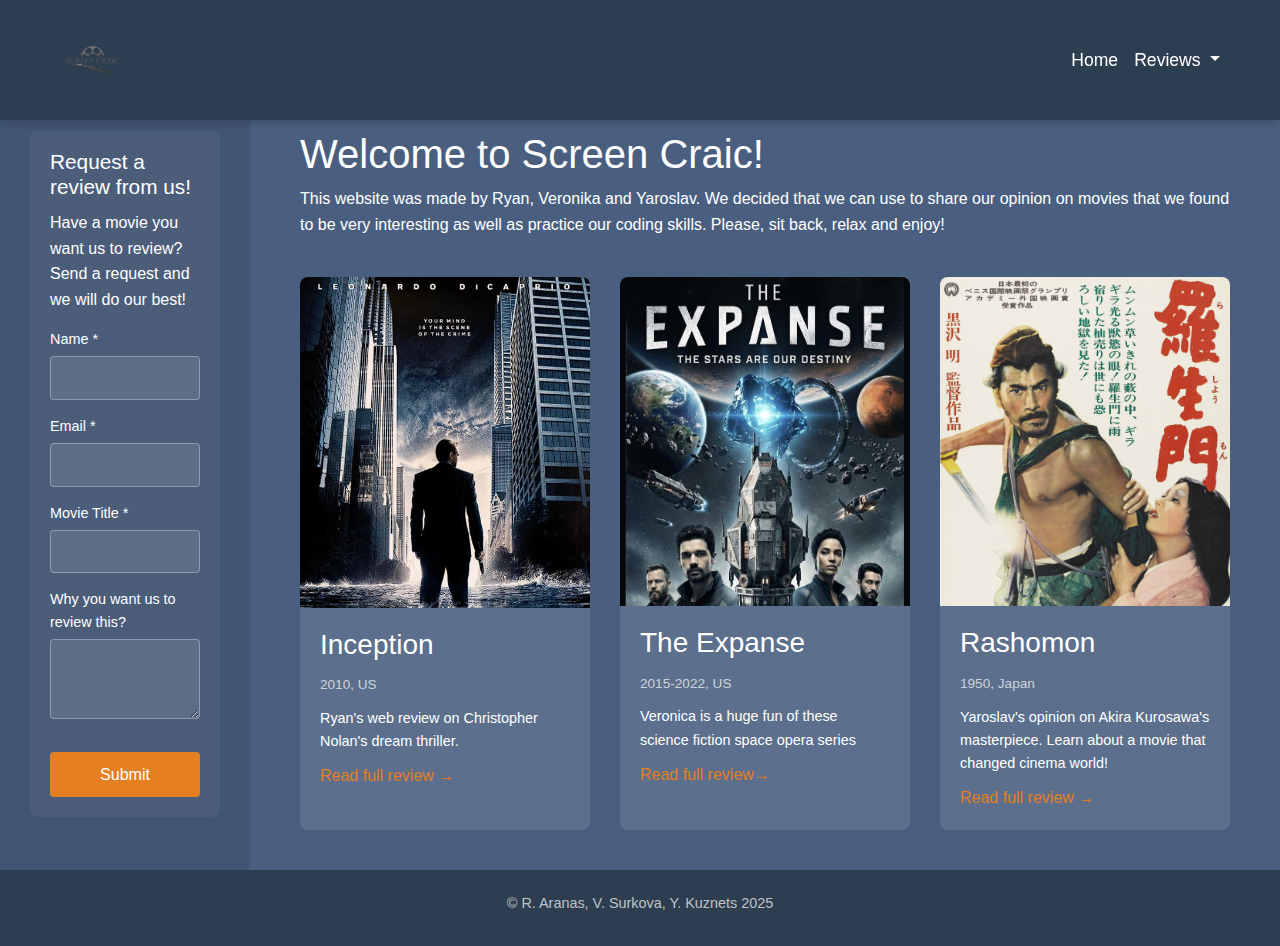
<file: index.html>
<!DOCTYPE html>
<html>
<head>
    <title>Screen Craic</title>
    <link href="https://cdn.jsdelivr.net/npm/bootstrap@5.3.2/dist/css/bootstrap.min.css" rel="stylesheet">
    <script src="https://cdn.jsdelivr.net/npm/bootstrap@5.3.2/dist/js/bootstrap.bundle.min.js"></script>
    <link rel="stylesheet" href="css/style-y.css"/>
    <script src="https://code.jquery.com/jquery-3.6.0.min.js"></script>
    <script src="js/script-y.js"></script>
</head>
<body>
    <nav class="navbar navbar-expand-md navbar-dark fixed-top" id="header">
        <div class="container-fluid">
            <a class="navbar-brand" href="index.html" id="header1">
                <img src="assets/screen-craic.png" alt="Screen Craic Logo">
            </a>
            <button class="navbar-toggler" type="button" data-bs-toggle="collapse" data-bs-target="#navbarNav">
                <span class="navbar-toggler-icon"></span>
            </button>
            <div class="collapse navbar-collapse" id="navbarNav">
                <ul class="navbar-nav ms-auto" id="header2">
                    <li class="nav-item">
                        <a class="nav-link" href="index.html">Home</a>
                    </li>
                    <li class="nav-item dropdown">
                        <a class="nav-link dropdown-toggle" href="#reviews" role="button" data-bs-toggle="dropdown">
                            Reviews
                        </a>
                        <ul class="dropdown-menu dropdown-menu-dark">
                            <li><a class="dropdown-item" href="movies/movie_ryan.html">Inception</a></li>
                            <li><a class="dropdown-item" href="movies/movie-v.html">The Expanse</a></li>
                            <li><a class="dropdown-item" href="movies/movie-y.html">Rashomon</a></li>
                        </ul>
                    </li>
                </ul>
            </div>
        </div>
    </nav>
    
    <div id="main">
        <div id="sidebar">
            <div class="request-section">
                <h2>Request a review from us!</h2>
                <p>Have a movie you want us to review? Send a request and we will do our best!</p>
                <form id="requestForm" novalidate>
                    <div class="form-group">
                        <label for="name">Name *</label>
                        <input type="text" id="name" name="name" required>
                        <span class="error-message" id="nameError">Enter your name</span>
                    </div>
                    <div class="form-group">
                        <label for="email">Email *</label>
                        <input type="email" id="email" name="email" required>
                        <span class="error-message" id="emailError">Valid email required</span>
                    </div>
                    <div class="form-group">
                        <label for="movieTitle">Movie Title *</label>
                        <input type="text" id="movieTitle" name="movieTitle" required>
                        <span class="error-message" id="movieError">Enter a title</span>
                    </div>
                    <div class="form-group">
                        <label for="reason">Why you want us to review this?</label>
                        <textarea id="reason" name="reason"></textarea>
                    </div>
                    <button type="submit" class="submit-btn">Submit</button>
                    
                    <div class="success-message" id="successMessage" style="display: none;">
                        Thanks! We will consider your request.
                    </div>
                </form>
            </div>
        </div>
        
        <div id="content">
            <h1>
                Welcome to Screen Craic!
            </h1>
            <p>
                This website was made by Ryan, Veronika and Yaroslav. We decided that we can use to share our opinion on movies
                that we found to be very interesting as well as practice our coding skills. Please, sit back, relax and enjoy!
            </p>

            <div class="movie-grid">
                <div class="movie-box">
                    <img src="assets/r-inceptionPoster2.jpg" alt="Movie 1">
                    <div class="movie-details">
                        <h3>Inception</h3>
                        <span class="year">2010, US</span>
                        <p>Ryan's web review on Christopher Nolan's dream thriller.</p>
                        <span class="year"></span>
                        <a href="movies/movie_ryan.html" class="read-more">Read full review →</a>
                    </div>
                </div>
                
                <div class="movie-box">
                    <img src="assets/expanse-main-page.jpg" alt="Movie 2">
                    <div class="movie-details">
                         <h3>The Expanse </h3>
                        <span class="year">2015-2022, US</span>
						<p>Veronica is a huge fun of these science fiction space opera series</p>
                        <a href="movies/movie-v.html" class="read-more">Read full review→</a>
                    </div>
                </div>
                
                <div class="movie-box">
                    <img src="assets/rashomon-poster2.jpg" alt="Movie 2">
                    <div class="movie-details">
                        <h3>Rashomon</h3>
                        <span class="year">1950, Japan</span>
                        <p>Yaroslav's opinion on Akira Kurosawa's masterpiece. 
                           Learn about a movie that changed cinema world!</p>
                        <a href="movies/movie-y.html" class="read-more">Read full review →</a>
                    </div>
                </div>
            </div>
        </div>
    </div>
    
    <div id="footer">
        <div class="foot"></div>
        <div class="foot"><h3>&copy; R. Aranas, V. Surkova, Y. Kuznets 2025</h3></div>
        <div class="foot"></div>
    </div>
</body>
</html>
</file>
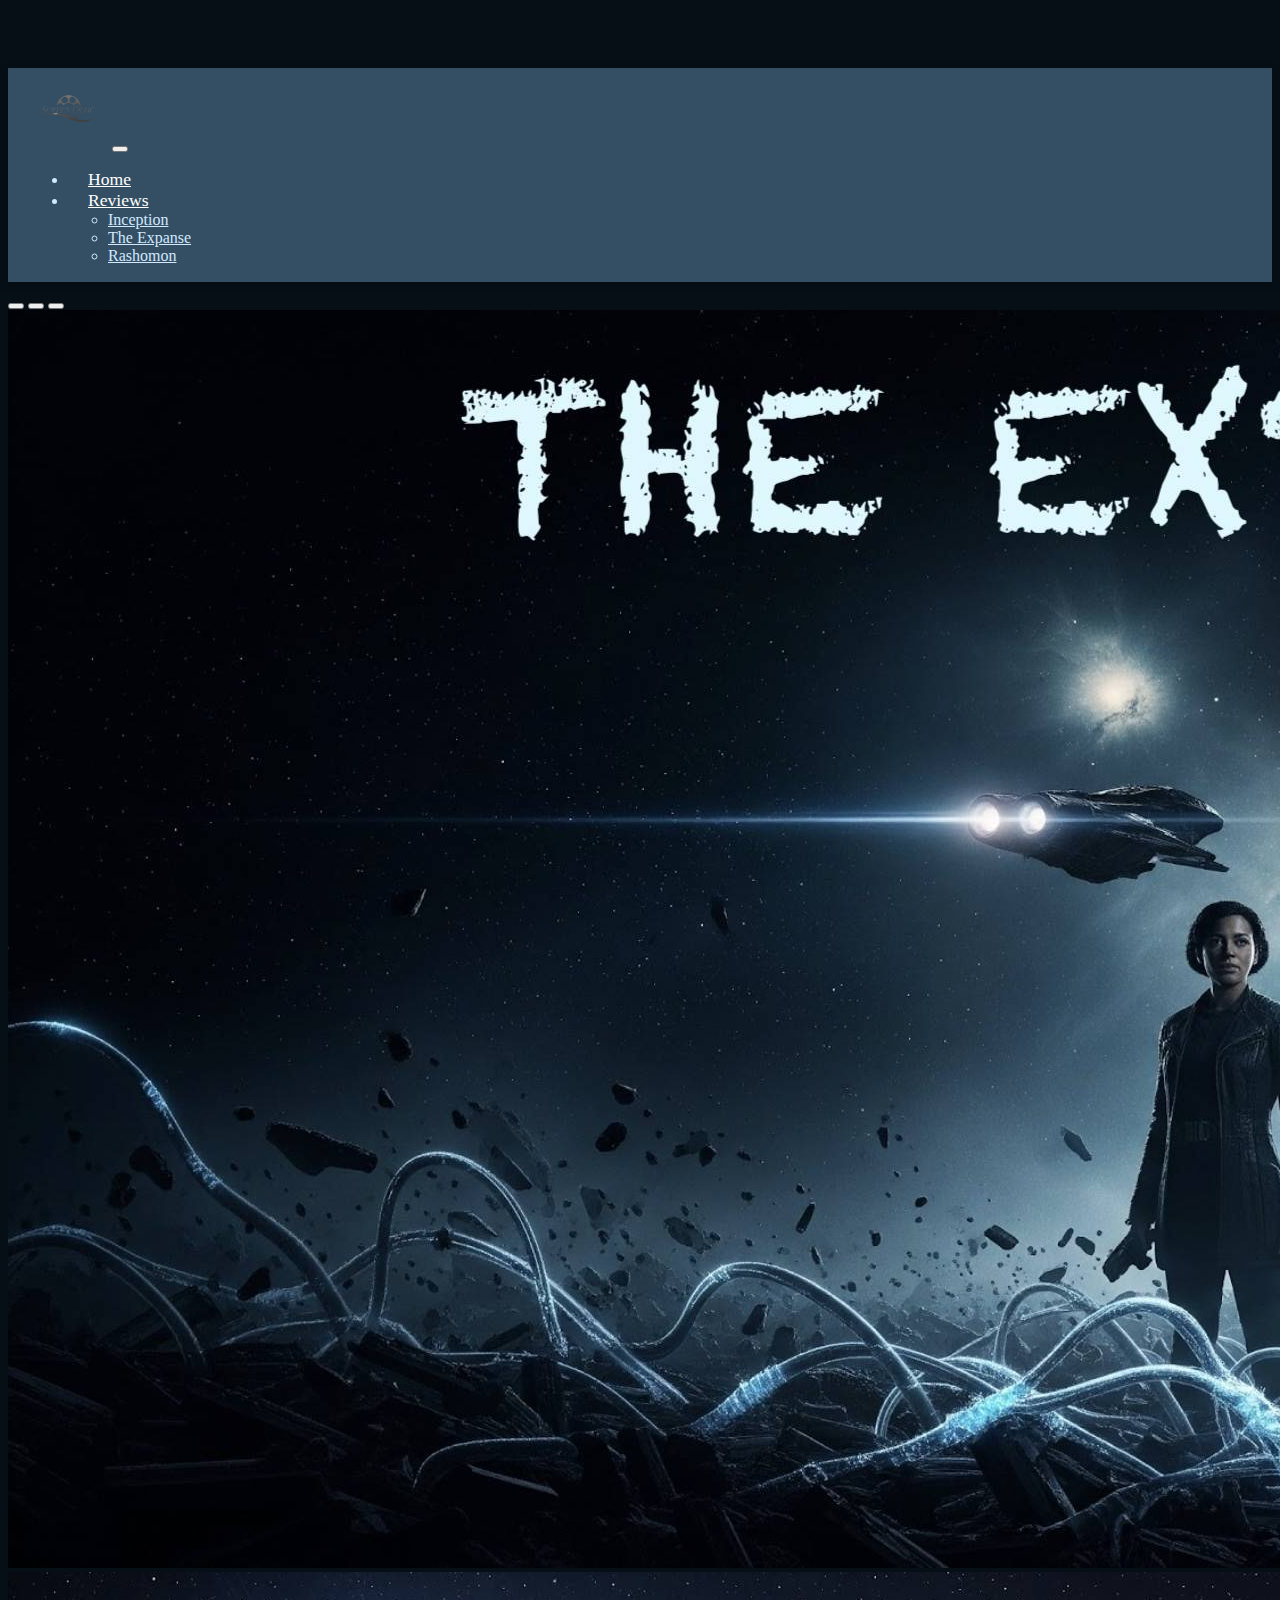
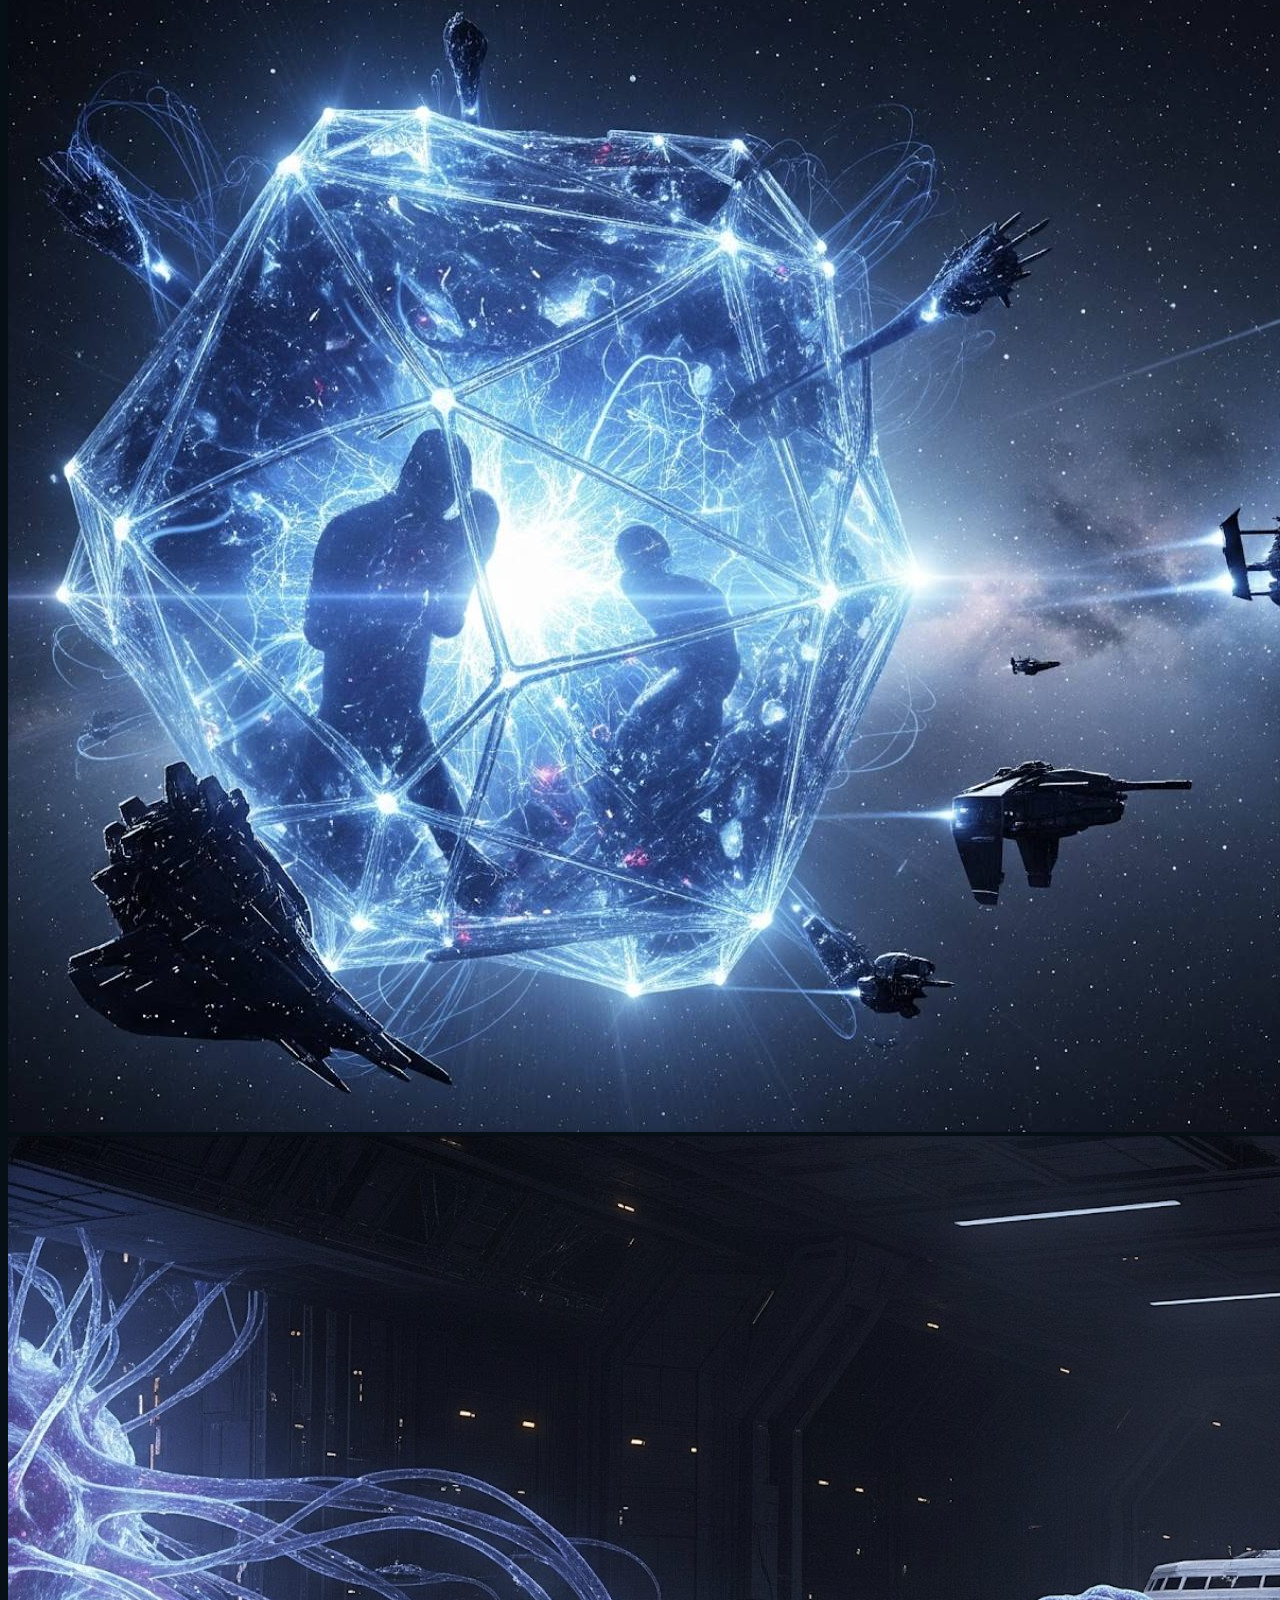
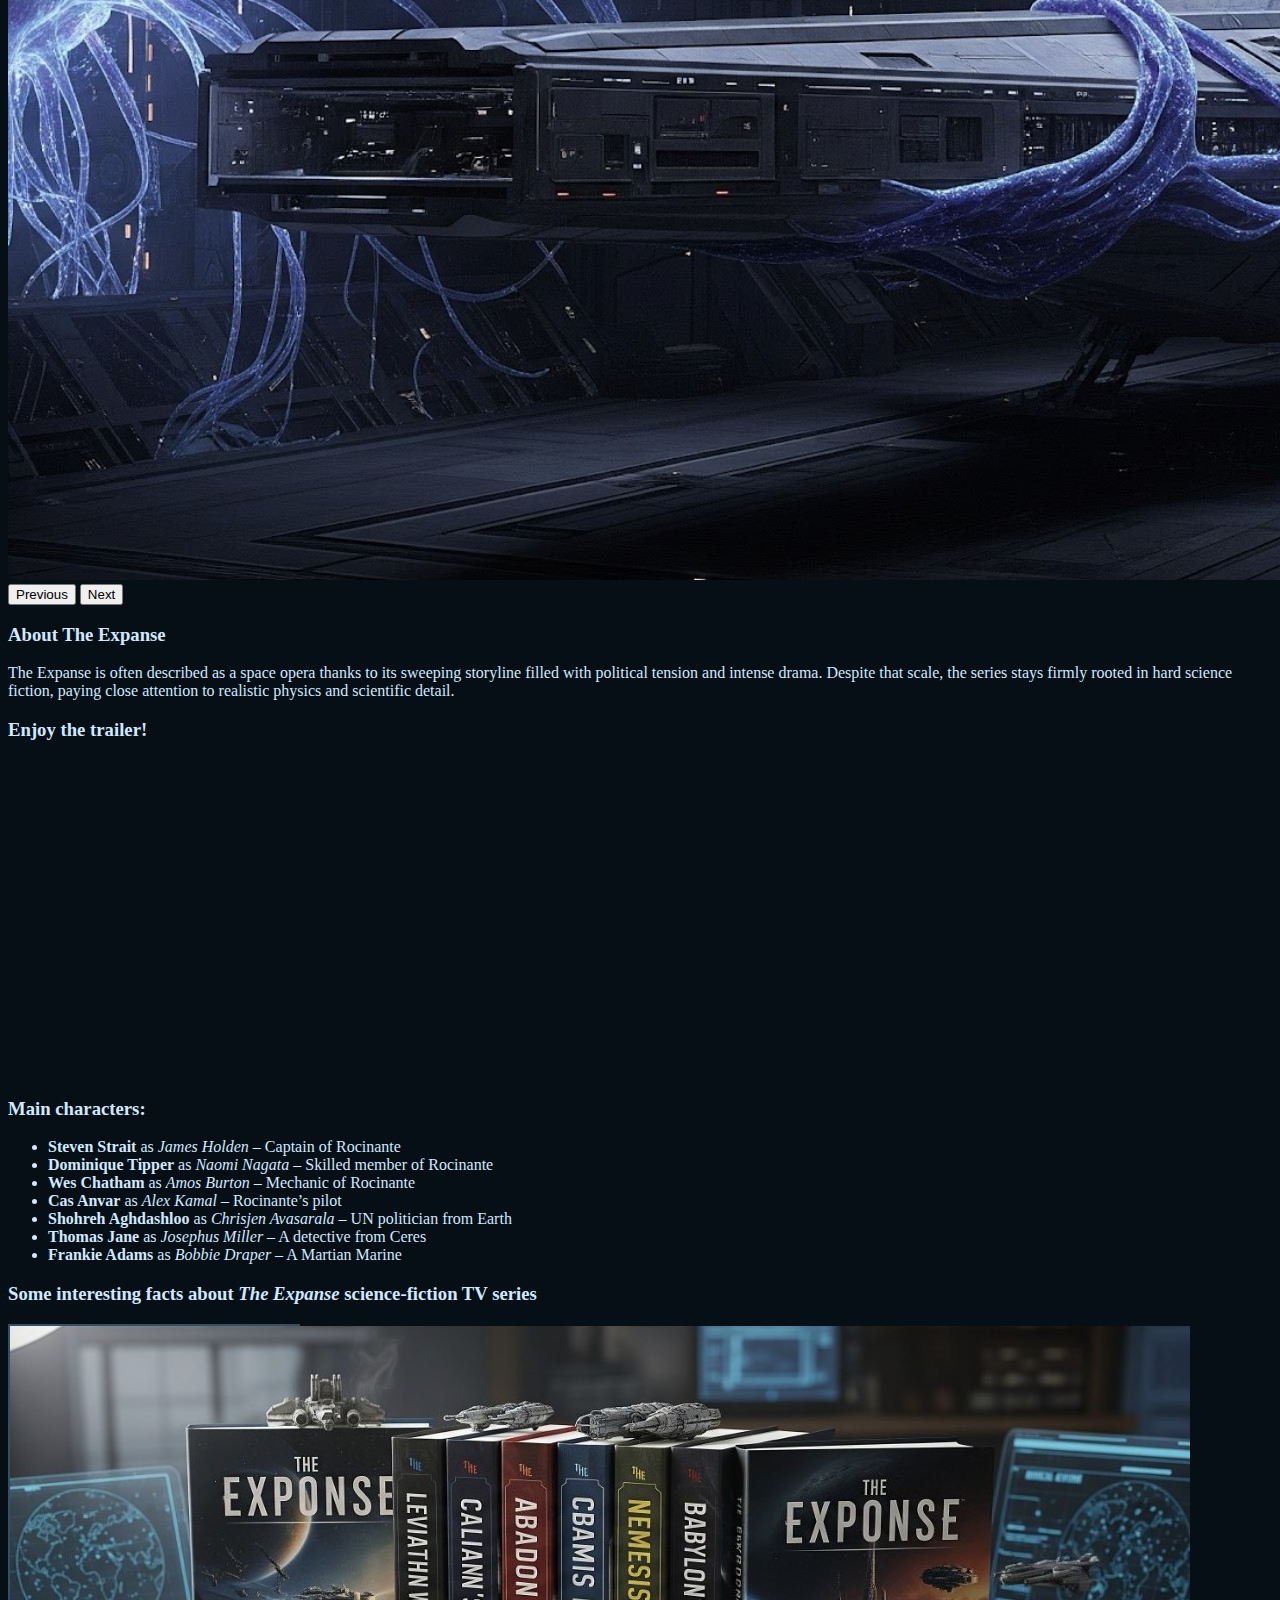
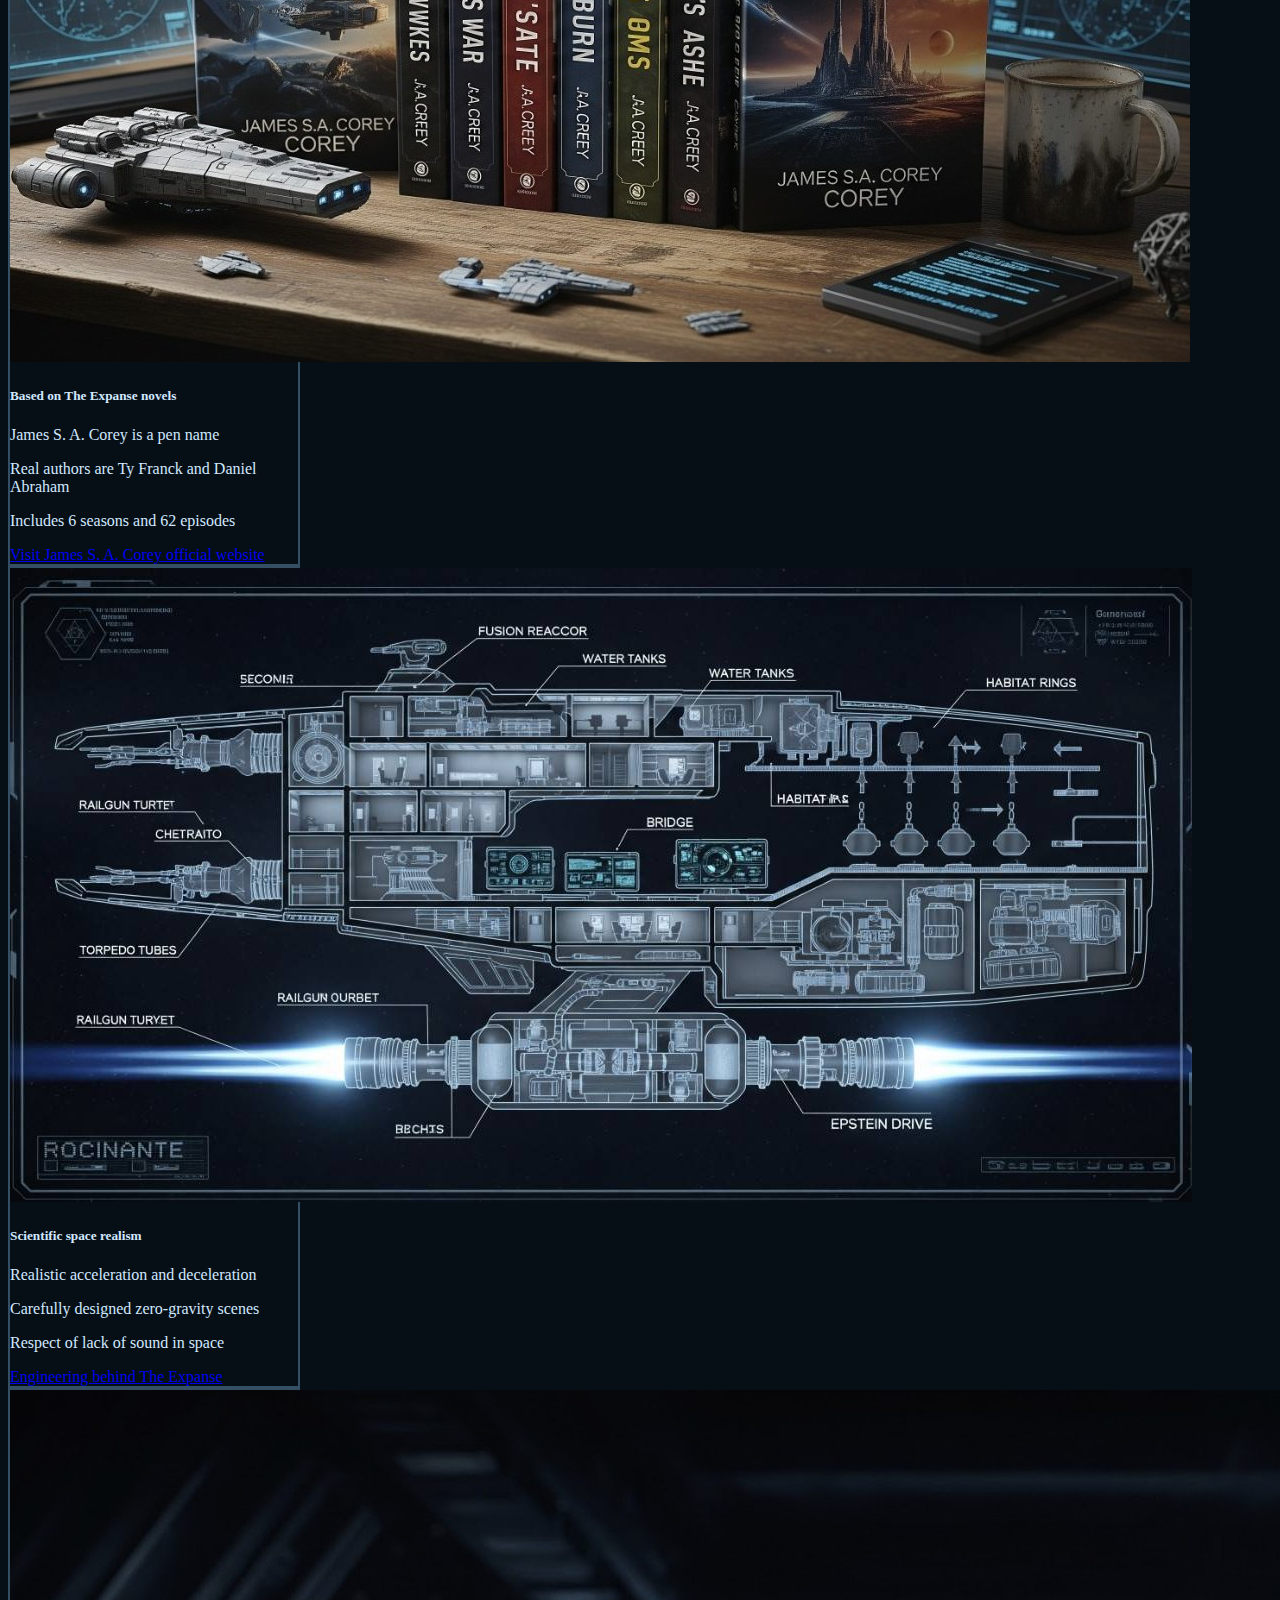
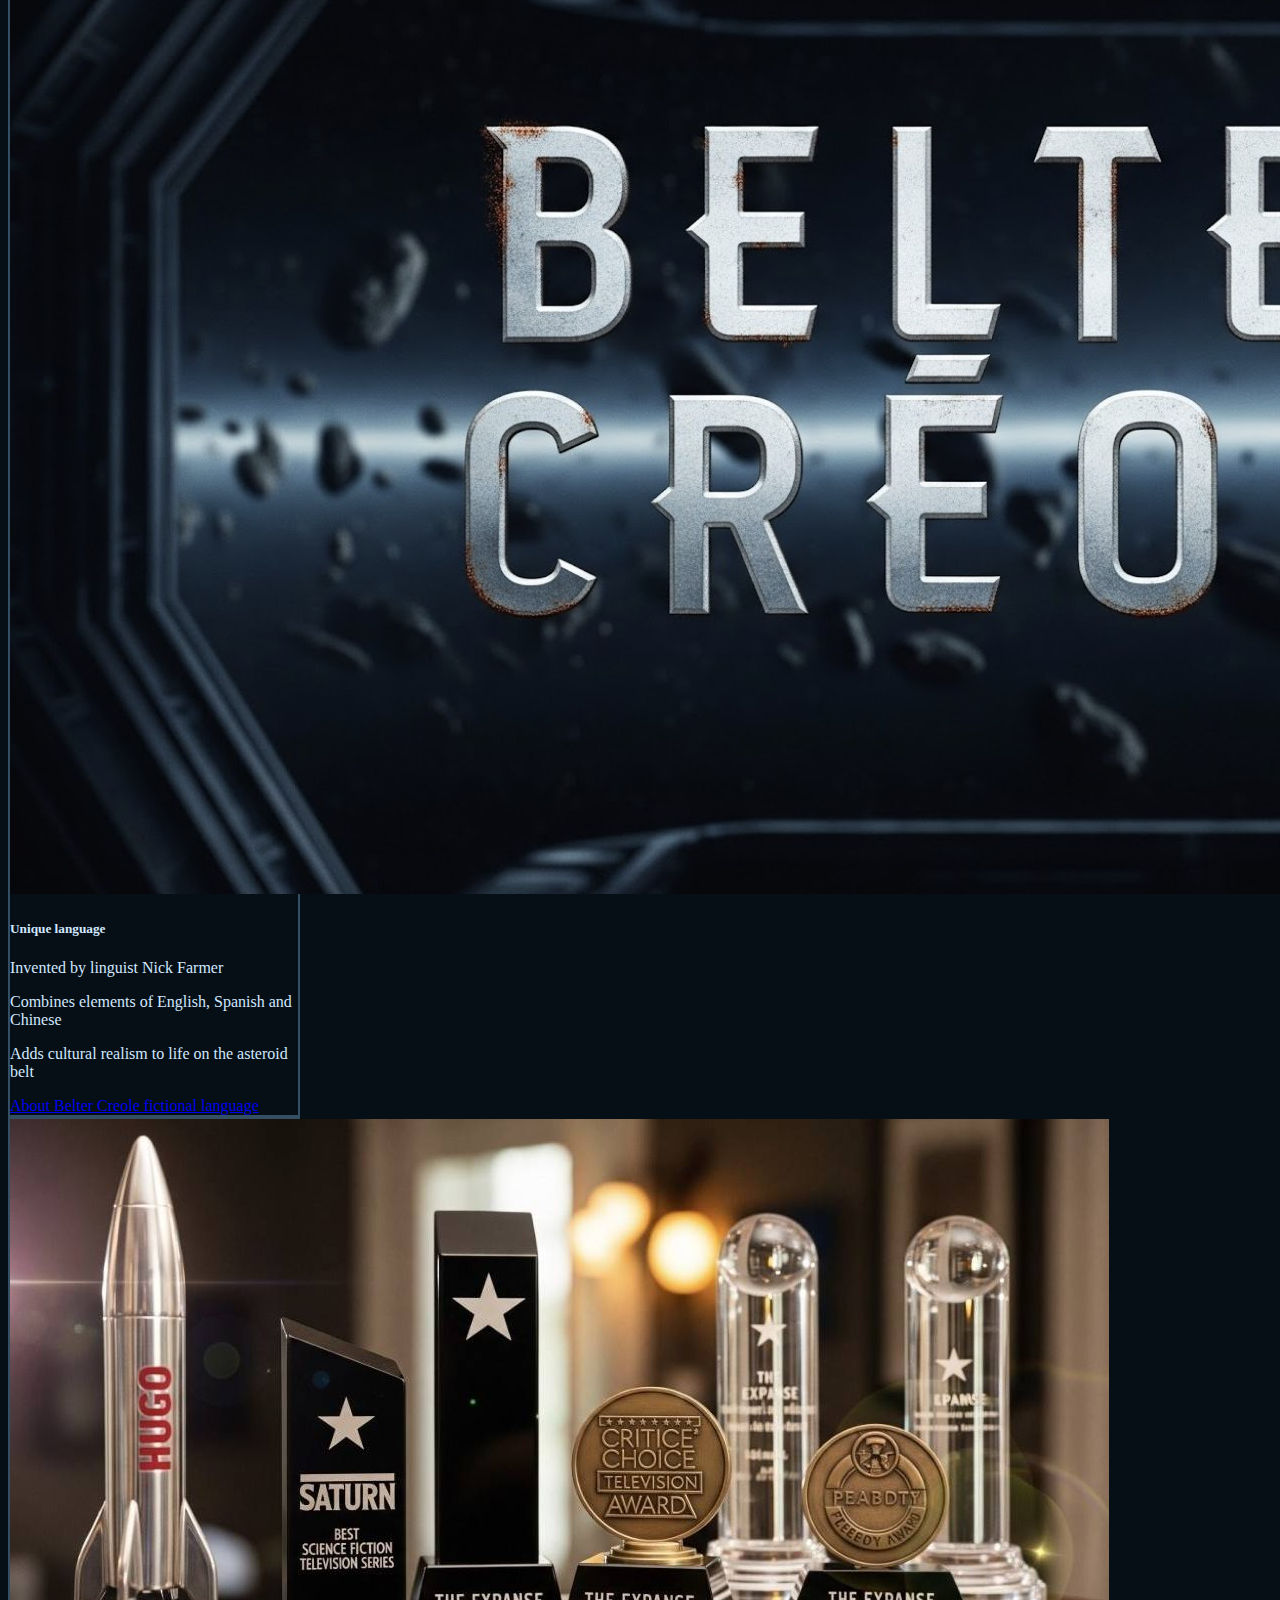
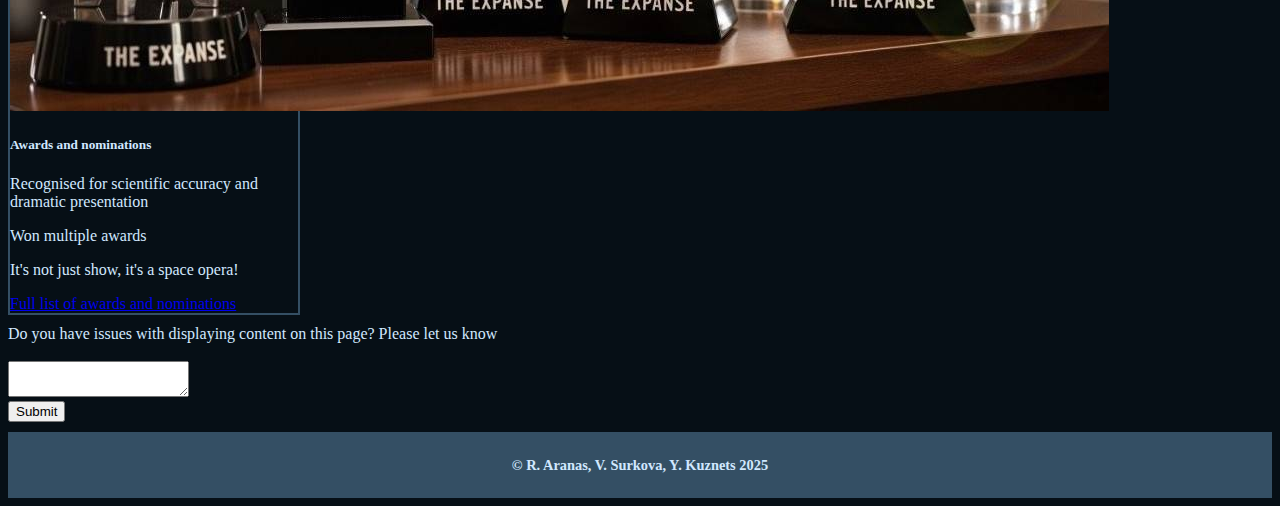
<file: movies/movie-v.html>
<!DOCTYPE html>
<html lang="en">
	<head>
		<title>The Expanse TV Series</title>
		<link href="https://cdn.jsdelivr.net/npm/bootstrap@5.3.8/dist/css/bootstrap.min.css" rel="stylesheet" integrity="sha384-sRIl4kxILFvY47J16cr9ZwB07vP4J8+LH7qKQnuqkuIAvNWLzeN8tE5YBujZqJLB" crossorigin="anonymous">
		<script src="https://cdn.jsdelivr.net/npm/bootstrap@5.3.8/dist/js/bootstrap.bundle.min.js" integrity="sha384-FKyoEForCGlyvwx9Hj09JcYn3nv7wiPVlz7YYwJrWVcXK/BmnVDxM+D2scQbITxI" crossorigin="anonymous"></script>
		<link rel="stylesheet" href="../css/style-v.css">
	</head>
	<body>
		<nav class="navbar navbar-expand-md navbar-dark fixed-top" id="header" role="navigation" aria-label="Site main navigation">
			<div class="container-fluid">
				<a class="navbar-brand" href="index.html" id="header1">
					<img src="../assets/screen-craic.png" alt="Screen Craic Logo"></a>
				<button class="navbar-toggler" type="button" data-bs-toggle="collapse" data-bs-target="#navbarNav" aria-controls="navbarNav" aria-expanded="false" aria-label="Toggle site navigation menu">
					<span class="navbar-toggler-icon"></span>
				</button>
				<div class="collapse navbar-collapse" id="navbarNav">
					<ul class="navbar-nav ms-auto" id="header2">
						<li class="nav-item">
							<a class="nav-link" href="../index.html">Home</a>
						</li>
						<li class="nav-item dropdown">
							<a class="nav-link dropdown-toggle" href="#reviews" role="button" data-bs-toggle="dropdown" aria-haspopup="true" aria-expanded="false" aria-label="Open reviews dropdown">Reviews</a>
							<ul class="dropdown-menu dropdown-menu-dark">
								<li><a class="dropdown-item" href="../movies/movie_ryan.html" aria-label="Read review for Inception movie">Inception </a></li>
								<li><a class="dropdown-item" href="../movies/movie-v.html" aria-label="Read review for The Expanse TV series">The Expanse</a></li>
								<li><a class="dropdown-item" href="../movies/movie-y.html" aria-label="Read review for Rashomon movie">Rashomon</a></li>
							</ul>
						</li>
					</ul>
				</div>
			</div>
		</nav>
		<div>
			<div class="row">
				<div class="col-sm-7 mx-auto">
					<div id="carouselExampleIndicators" class="carousel slide" aria-label="Image carousel of The Expanse TV series">
						<div class="carousel-indicators">
							<button type="button" data-bs-target="#carouselExampleIndicators" data-bs-slide-to="0" class="active" aria-current="true" aria-label="Expanse main slide"></button>
							<button type="button" data-bs-target="#carouselExampleIndicators" data-bs-slide-to="1" aria-label="Protomolecule slide"></button>
							<button type="button" data-bs-target="#carouselExampleIndicators" data-bs-slide-to="2" aria-label="Spaceship slide"></button>
						</div>
						<div class="carousel-inner" >
							<div class="carousel-item active">
								<img src="../assets/expanse-main.jpg" class="d-block w-100" alt="Expanse team">
							</div>
							<div class="carousel-item">
								<img src="../assets/expanse-protomolecule.jpg" class="d-block w-100" alt="Protomolecule">
							</div>
								<div class="carousel-item">
								<img src="../assets/expanse-spaceship.jpg" class="d-block w-100" alt="Spaceship">
							</div>
						</div>
						<button class="carousel-control-prev" type="button" data-bs-target="#carouselExampleIndicators" data-bs-slide="prev">
						<span class="carousel-control-prev-icon" aria-hidden="true"></span>
						<span class="visually-hidden" aria-label="Previous slide">Previous</span>
						</button>
						<button class="carousel-control-next" type="button" data-bs-target="#carouselExampleIndicators" data-bs-slide="next">
						<span class="carousel-control-next-icon" aria-hidden="true"></span>
						<span class="visually-hidden" aria-label="Next slide">Next</span>
						</button>
					</div>	
				</div>
			</div>
			<div class="row justify-content-center">
				<div class="col-md-10 col-lg-8">
					<h3 class="text-center">About The Expanse</h3>
					<p>The Expanse is often described as a space opera thanks to its sweeping storyline filled with political tension and intense drama. Despite that scale, the series stays firmly rooted in hard science fiction, paying close attention to realistic physics and scientific detail.</p>
				</div>
			</div>
			<div class="row g-4 justify-content-center">			
				<div class="col-md-8 col-lg-5 justify-content-right">
					<h3 id="trailer" class="text-center">Enjoy the trailer!</h3>
					<div class="ratio ratio-16x9">
						<iframe width="560" height="315" src="https://www.youtube-nocookie.com/embed/M0QwBp_da28?si=pORj3pj5Hrg7Eux9" title="YouTube video player" frameborder="0" allow="accelerometer; autoplay; clipboard-write; encrypted-media; gyroscope; picture-in-picture; web-share" referrerpolicy="strict-origin-when-cross-origin" allowfullscreen aria-labelledby="trailer"></iframe>
					</div>
				</div>
				<div class="col-md-4 col-lg-5 justify-content-left">
					<h3 class="text-center">Main characters:</h3>
					<ul>
						<li><b>Steven Strait</b> as <i>James Holden</i> – Captain of Rocinante</li>
						<li><b>Dominique Tipper</b> as <i>Naomi Nagata</i> – Skilled member of Rocinante</li>
						<li><b>Wes Chatham</b> as <i>Amos Burton</i> – Mechanic of Rocinante</li>
						<li><b>Cas Anvar</b> as <i>Alex Kamal</i> – Rocinante’s pilot</li>
						<li><b>Shohreh Aghdashloo</b> as <i>Chrisjen Avasarala</i> – UN politician from Earth</li>
						<li><b>Thomas Jane</b> as <i>Josephus Miller</i> – A detective from Ceres</li>
						<li><b>Frankie Adams</b> as <i>Bobbie Draper</i> – A Martian Marine</li>
					</ul>
				</div>
			</div>
			<div class="col-12 text-center">
				<h3>Some interesting facts about <i>The Expanse</i> science-fiction TV series</h3>
			</div>
			<div class="row g-4 justify-content-center">
				<div class="col-12 col-md-auto">
					<div class="card card-space h-100" role="region" aria-label="Based on The Expanse novels">
						<div class="card-body">
							<img src="../assets/expanse-books.jpeg" class="card-img-top" alt="The Expanse books">
							<h5 class="card-title">Based on The Expanse novels</h5>
							<p class="card-text">James S. A. Corey is a pen name</p>
							<p class="card-text">Real authors are Ty Franck and Daniel Abraham</p>
							<p class="card-text">Includes 6 seasons and 62 episodes</p>
							<a href="https://www.jamessacorey.com/" class="btn btn-primary link" aria-label="Visit James S. A. Corey official website">Visit James S. A. Corey official website</a>
						</div>
					</div>
				</div>
				<div class="col-12 col-md-auto">
					<div class="card card-space h-100" role="region" aria-label="Scientific space realism">
						<div class="card-body">
							<img src="../assets/expanse-map.jpg" class="card-img-top" alt="Space realism">
							<h5 class="card-title">Scientific space realism</h5>
							<p class="card-text">Realistic acceleration and deceleration</p>
							<p class="card-text">Carefully designed zero-gravity scenes</p>
							<p class="card-text">Respect of lack of sound in space</p>
							<a href="https://blog.ferrovial.com/en/2022/08/fiction-engineering-the-expanse/" class="btn btn-primary link" aria-label="Learn about engineering behind The Expanse">Engineering behind The Expanse</a>
						</div>
					</div>
				</div>
				<div class="col-12 col-md-auto">
					<div class="card card-space h-100" role="region" aria-label="Unique language Belter Creole">
						<div class="card-body">
							<img src="../assets/expanse-belter.jpeg" class="card-img-top" alt="Belter Creole">
							<h5 class="card-title">Unique language</h5>
							<p class="card-text">Invented by linguist Nick Farmer</p>
							<p class="card-text">Combines elements of English, Spanish and Chinese</p>
							<p class="card-text">Adds cultural realism to life on the asteroid belt</p>
							<a href="https://en.wikipedia.org/wiki/Belter_Creole" class="btn btn-primary link" aria-label="Learn about Belter Creole fictional language">About Belter Creole fictional language</a>
						</div>
					</div>
				</div>

				<div class="col-12 col-md-auto">
					<div class="card card-space h-100" role="region" aria-label="Awards and nominations for The Expanse">
						<div class="card-body">
							<img src="../assets/expanse-awards.jpg" class="card-img-top" alt="Awards">
							<h5 class="card-title">Awards and nominations</h5>
							<p class="card-text">Recognised for scientific accuracy and dramatic presentation</p>
							<p class="card-text">Won multiple awards</p>
							<p class="card-text">It's not just show, it's a space opera!</p>
							<a href="https://en.wikipedia.org/wiki/The_Expanse_(TV_series)" class="btn btn-primary link" aria-label="View full list of awards and nominations">Full list of awards and nominations</a>
						</div>
					</div>
				</div>
			</div>
			<div class="row">
				<div class="col-md-4 col-lg-8">
					<form novalidate>
						<div>
							<label class="form-label">Do you have issues with displaying content on this page? Please let us know</label>
							<br></br>
							<textarea></textarea>
						</div>
						<button type="submit" onclick="msg()">Submit</button>
					</form>
				</div>
			</div>		
		</div>
		<div id="footer" role="contentinfo">
			<div class="foot"></div>
			<div class="foot"><h3>&copy; R. Aranas, V. Surkova, Y. Kuznets 2025</h3></div>
			<div class="foot"></div>
		</div>
		<script src="../js/script-v.js"></script>
	</body>
</html>
</file>
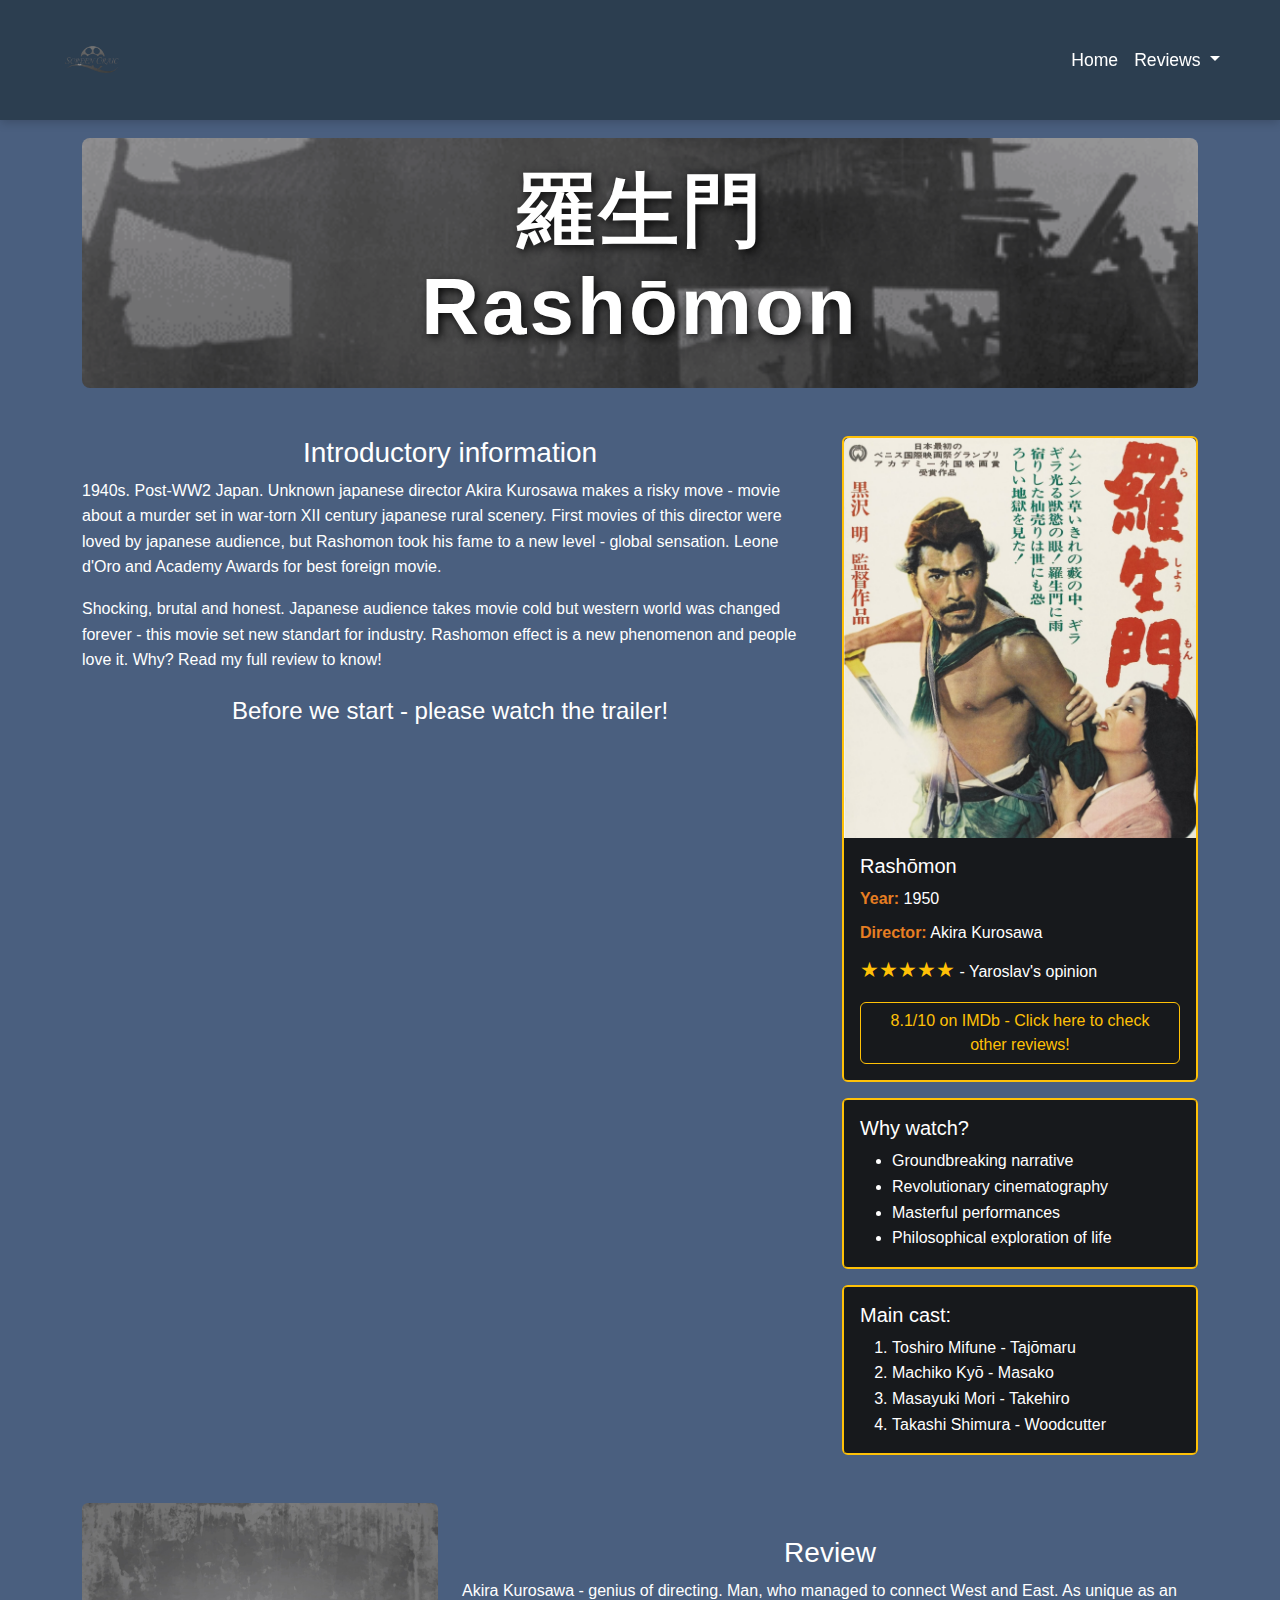
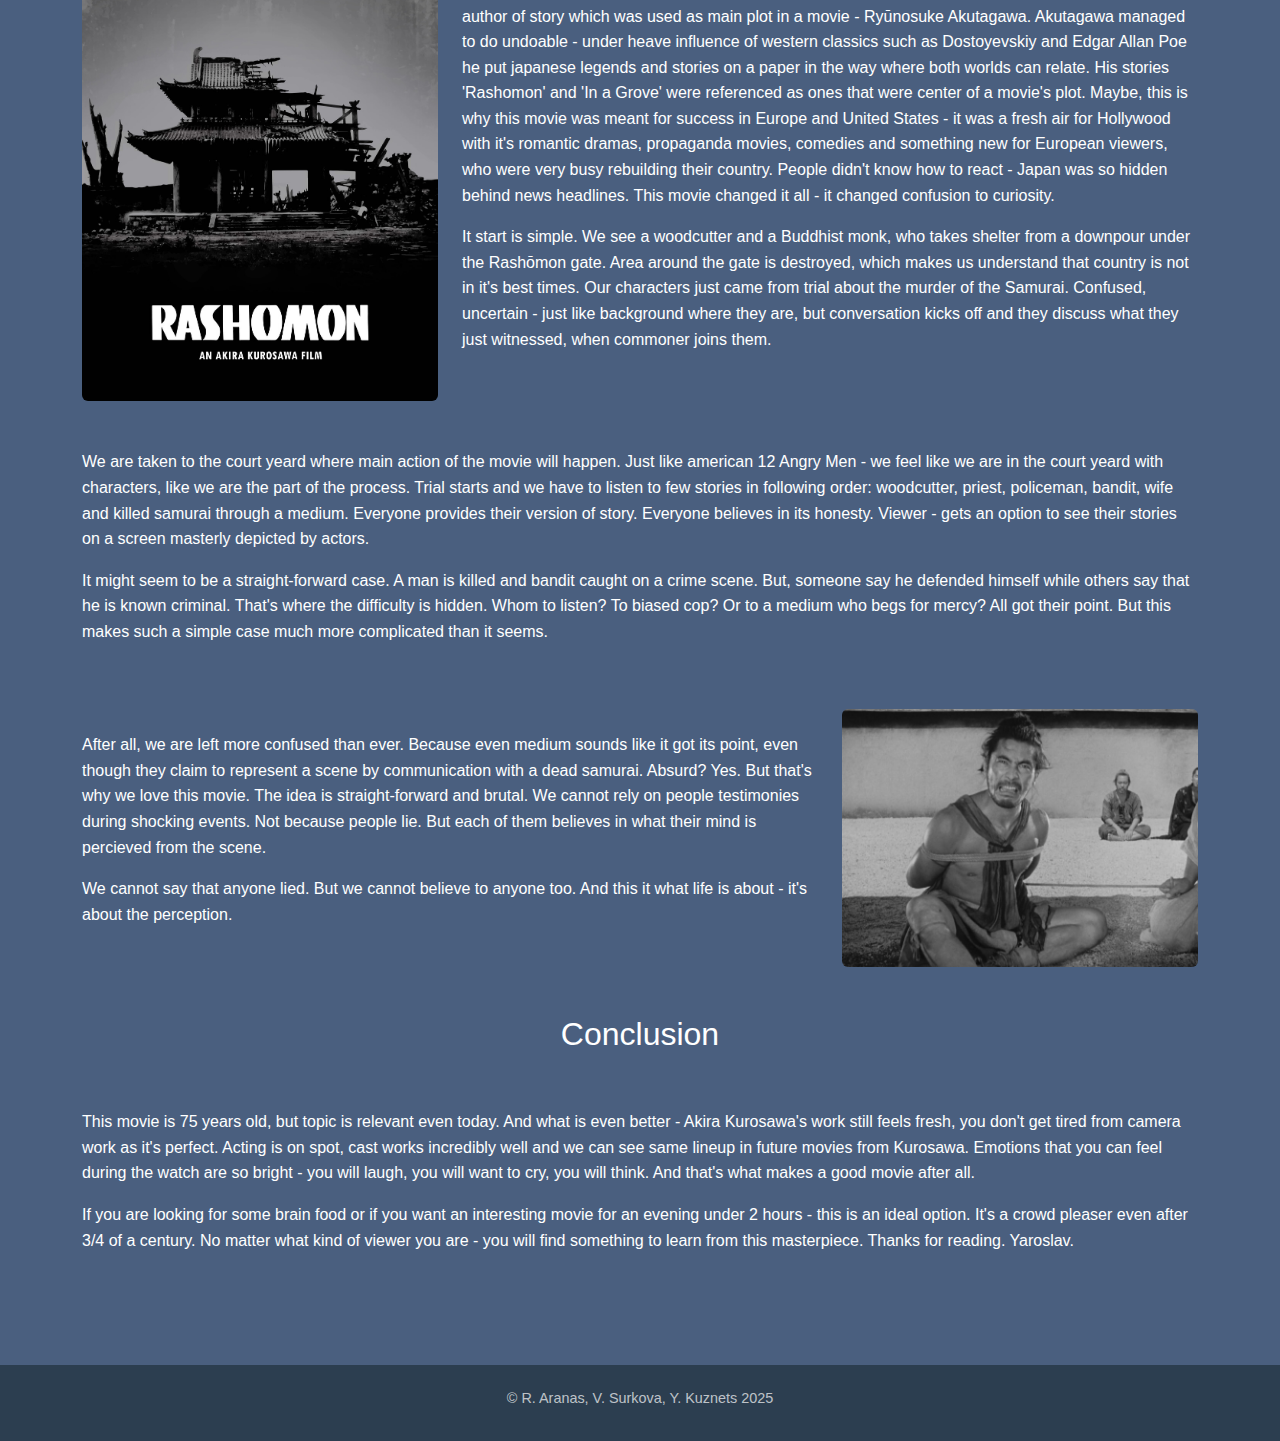
<file: movies/movie-y.html>
<!DOCTYPE html>
<html>
<head>
    <title>Rashomon Review - Screen Craic</title>
    <link href="https://cdn.jsdelivr.net/npm/bootstrap@5.3.2/dist/css/bootstrap.min.css" rel="stylesheet">
    <script src="https://cdn.jsdelivr.net/npm/bootstrap@5.3.2/dist/js/bootstrap.bundle.min.js"></script>
    <link rel="stylesheet" href="../css/style-y.css"/>
    <script src="https://code.jquery.com/jquery-3.6.0.min.js"></script>
    <script src="../js/script-y.js"></script>
</head>
<body>
    <nav class="navbar navbar-expand-md navbar-dark fixed-top" id="header">
        <div class="container-fluid">
            <a class="navbar-brand" href="../index.html" id="header1">
                <img src="../assets/screen-craic.png" alt="Screen Craic Logo">
            </a>
            <button class="navbar-toggler" type="button" data-bs-toggle="collapse" data-bs-target="#navbarNav">
                <span class="navbar-toggler-icon"></span>
            </button>
            <div class="collapse navbar-collapse" id="navbarNav">
                <ul class="navbar-nav ms-auto" id="header2">
                    <li class="nav-item">
                        <a class="nav-link" href="../index.html">Home</a>
                    </li>
                    <li class="nav-item dropdown">
                        <a class="nav-link dropdown-toggle" href="#reviews" role="button" data-bs-toggle="dropdown">
                            Reviews
                        </a>
                        <ul class="dropdown-menu dropdown-menu-dark">
                            <li><a class="dropdown-item" href="movie_ryan.html">Inception</a></li>
                            <li><a class="dropdown-item" href="movie-v.html">The Expanse</a></li>
                            <li><a class="dropdown-item" href="movie-y.html">Rashomon</a></li>
                        </ul>
                    </li>
                </ul>
            </div>
        </div>
    </nav>
    
    <div id="main">
        <div class="container py-5">
            <div class="row mb-5">
                <div class="col-12">
                    <div class="title-banner position-relative">
                        <img src="../assets/rashomon-gate.gif" alt="Rashomon" class="img-fluid w-100">
                        <div class="title-overlay position-absolute top-50 start-50 translate-middle">
                            <h1 class="display-1 text-white fw-bold text-center">羅生門 Rashōmon</h1>
                        </div>
                    </div>
                </div>
            </div>

            <div class="row mb-5 align-items-start">
                <div class="col-md-8">
                    <h3 class="text-center">Introductory information</h3>
                    <p>
                        1940s. Post-WW2 Japan. Unknown japanese director Akira Kurosawa makes a risky move - movie about a murder set in war-torn XII century japanese rural scenery.
                        First movies of this director were loved by japanese audience, but Rashomon took his fame to a new level - global sensation. Leone d'Oro and Academy Awards for best foreign movie.
                    </p>
                    <p>
                        Shocking, brutal and honest. Japanese audience takes movie cold but western world was changed forever - this movie set new standart for industry. Rashomon effect is a new phenomenon and people love it. Why? Read my full review to know!
                    </p>
                    
                    <h4 class="mb-3 mt-4 text-center">Before we start - please watch the trailer!</h4>
                    <div class="ratio ratio-16x9">
                        <iframe src="https://www.youtube.com/embed/L2E_DfExUmU" title="Rashomon Trailer" allowfullscreen></iframe>
                    </div>
                </div>
                <div class="col-md-4">
                    <div class="card bg-dark text-white border-warning mb-3">
                        <img src="../assets/rashomon-poster2.jpg" class="card-img-top" alt="Rashomon Poster">
                        <div class="card-body">
                            <h5 class="card-title">Rashōmon</h5>
                            <p class="card-text mb-2"><strong>Year:</strong> 1950</p>
                            <p class="card-text mb-2"><strong>Director:</strong> Akira Kurosawa</p>
                            <p class="card-text mb-3">
                                <span class="text-warning">★★★★★</span> - Yaroslav's opinion
                            </p>
                            <a href="https://www.imdb.com/title/tt0042876/" target="_blank" class="btn btn-outline-warning w-100">
                                8.1/10 on IMDb - Click here to check other reviews!
                            </a>
                        </div>
                    </div>

                    <div class="card bg-dark text-white border-warning mb-3">
                        <div class="card-body">
                            <h5 class="card-title">Why watch?</h5>
                            <ul class="card-text">
                                <li>Groundbreaking narrative</li>
                                <li>Revolutionary cinematography</li>
                                <li>Masterful performances</li>
                                <li>Philosophical exploration of life</li>
                            </ul>
                        </div>
                    </div>

                    <div class="card bg-dark text-white border-warning">
                        <div class="card-body">
                            <h5 class="card-title">Main cast:</h5>
                            <ol class="card-text">
                                <li>Toshiro Mifune - Tajōmaru</li>
                                <li>Machiko Kyō - Masako</li>
                                <li>Masayuki Mori - Takehiro</li>
                                <li>Takashi Shimura - Woodcutter</li>
                            </ol>
                        </div>
                    </div>
                </div>
            </div>

            <div class="row mb-5 align-items-center">
                <div class="col-md-4">
                    <img src="../assets/rashomon-poster.jpg" alt="Scene from Rashomon" class="img-fluid rounded">
                </div>
                <div class="col-md-8">
                    <h3 class="text-center">Review</h3>
                    <p>
                        Akira Kurosawa - genius of directing. Man, who managed to connect West and East. As unique as an author of story which was used as main plot in a movie - Ryūnosuke Akutagawa. Akutagawa managed to do undoable - under heave influence of western classics such as Dostoyevskiy and Edgar Allan Poe he put japanese
                        legends and stories on a paper in the way where both worlds can relate. His stories 'Rashomon' and 'In a Grove' were referenced as ones that were center of a movie's plot.
                        Maybe, this is why this movie was meant for success in Europe and United States - it was a fresh air for Hollywood with it's romantic dramas, propaganda movies, comedies and something new for European viewers, who were very busy rebuilding their country.
                        People didn't know how to react - Japan was so hidden behind news headlines. This movie changed it all - it changed confusion to curiosity.
                    </p>
                    <p>
                        It start is simple. We see a woodcutter and a Buddhist monk, who takes shelter from a downpour under the Rashōmon gate. Area around the gate is destroyed, which makes us understand that country is not in it's best times. Our characters just came from trial about the murder of the Samurai.
                        Confused, uncertain - just like background where they are, but conversation kicks off and they discuss what they just witnessed, when commoner joins them.
                    </p>
                </div>
            </div>

            <div class="row mb-5">
                <div class="col-12">
                    <p>
                        We are taken to the court yeard where main action of the movie will happen. Just like american 12 Angry Men - we feel like we are in the court yeard with characters, like we are the part of the process.
                        Trial starts and we have to listen to few stories in following order: woodcutter, priest, policeman, bandit, wife and killed samurai through a medium. Everyone provides their version of story. Everyone believes in its honesty. Viewer - gets an option to see their stories on a screen masterly depicted by actors.
                    </p>
                    <p>
                        It might seem to be a straight-forward case. A man is killed and bandit caught on a crime scene. But, someone say he defended himself while others say that he is known criminal. 
                        That's where the difficulty is hidden. Whom to listen? To biased cop? Or to a medium who begs for mercy? All got their point. But this makes such a simple case much more complicated than it seems.
                    </p>
                </div>
            </div>

            <div class="row mb-5 align-items-center">
                <div class="col-md-8">
                    <p>
                        After all, we are left more confused than ever. Because even medium sounds like it got its point, even though they claim to represent a scene by communication with a dead samurai. Absurd? Yes. But that's why we love this movie.
                        The idea is straight-forward and brutal. We cannot rely on people testimonies during shocking events. Not because people lie. But each of them believes in what their mind is percieved from the scene.
                    </p>
                    <p>
                        We cannot say that anyone lied. But we cannot believe to anyone too. And this it what life is about - it's about the perception.
                    </p>
                </div>
                <div class="col-md-4">
                    <img src="../assets/rashomon-action.jpg" alt="Another scene" class="img-fluid rounded">
                </div>
            </div>

            <div class="row mb-5">
                <div class="col-12 text-center">
                    <h2>Conclusion</h2>
                </div>
            </div>

            <div class="row mb-5">
                <div class="col-12">
                    <p>
                        This movie is 75 years old, but topic is relevant even today. And what is even better - Akira Kurosawa's work still feels fresh, you don't get tired from camera work as it's perfect. Acting is on spot, cast works incredibly well and we can see same lineup in future movies from Kurosawa.
                        Emotions that you can feel during the watch are so bright - you will laugh, you will want to cry, you will think. And that's what makes a good movie after all. 
                    </p>
                    <p>
                        If you are looking for some brain food or if you want an interesting movie for an evening under 2 hours - this is an ideal option. It's a crowd pleaser even after 3/4 of a century. 
                        No matter what kind of viewer you are - you will find something to learn from this masterpiece. Thanks for reading. Yaroslav.
                    </p>
                </div>
            </div>
        </div>
    </div>
    
    <div id="footer">
        <div class="foot"></div>
        <div class="foot"><h3>&copy; R. Aranas, V. Surkova, Y. Kuznets 2025</h3></div>
        <div class="foot"></div>
    </div>
</body>
</html>
</file>
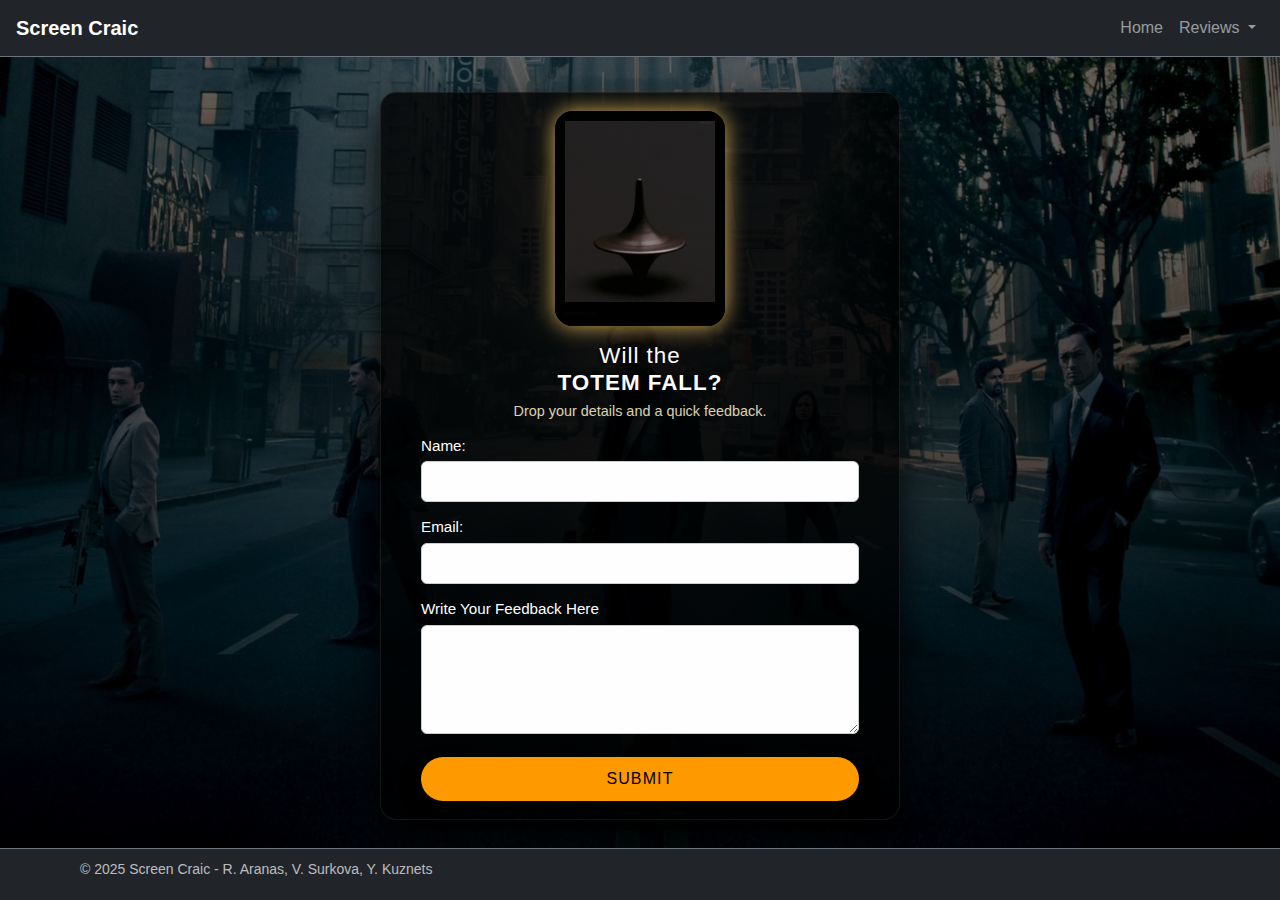
<file: movies/movie_ryan_form.html>
<!doctype html>
<html lang="en">
<head>
  <meta charset="utf-8">
  <meta name="description" content="Contact Screen Craic by feedback form, sending your name, email, and message about our Inception movie review or other films you want us to cover.">
  <title>Contact Form – Screen Craic</title>
  <meta name="viewport" content="width=device-width, initial-scale=1">

  <!-- This is the link section, it loads Bootstrap styles -->
  <link
    href="https://cdn.jsdelivr.net/npm/bootstrap@5.3.3/dist/css/bootstrap.min.css"
    rel="stylesheet"
    integrity="sha384-QWTKZyjpPEjISv5WaRU9OFeRpok6YctnYmDr5pNlyT2bRjXh0JMhjY6hW+ALEwIH"
    crossorigin="anonymous">

  <!-- This is the CSS link section, it styles the form page -->
  <link rel="stylesheet" href="../css/style_ryan_form.css">
</head>
<body class="movie-background">

    <!-- This is a header part of the main contact/feedback, it houses the main navigation for the form page -->

  <header class="header-bar fixed-top bg-dark bg-opacity-90 border-bottom border-secondary">
    <nav class="navbar navbar-expand-lg navbar-dark container-fluid px-3">
      <a class="navbar-brand" href="../index.html">Screen Craic</a>
      <button class="navbar-toggler" type="button" data-bs-toggle="collapse"
              data-bs-target="#mainNav" aria-controls="mainNav"
              aria-expanded="false" aria-label="Toggle navigation">
        <span class="navbar-toggler-icon"></span>
      </button>

         <div class="collapse navbar-collapse" id="navbarNav">
                <ul class="navbar-nav ms-auto" id="header2">
                    <li class="nav-item">
                        <a class="nav-link" href="../index.html">Home</a>
                    </li>
                    <li class="nav-item dropdown">
                        <a class="nav-link dropdown-toggle" href="#reviews" role="button" data-bs-toggle="dropdown">
                            Reviews
                        </a>
                        <ul class="dropdown-menu dropdown-menu-dark">
                            <li><a class="dropdown-item" href="movie_ryan.html">Inception</a></li>
                            <li><a class="dropdown-item" href="movie-v.html">The Expanse</a></li>
                            <li><a class="dropdown-item" href="movie-y.html">Rashomon</a></li>
                        </ul>
                    </li>
               </ul>
      </div>
    </nav>
  </header>

    <!-- This part is the part where it holds the totem gif animation -->

  <main class="middle-holder" id="intro">
    <section class="form-box" id="contact">
      <div class="top-part">
        <div class="spin-box">
          <img src="../photos/r-totem.gif" alt="Spinning top" class="spin-picture">
          <div class="bottom-cover"></div>
        </div>

        <h1 id="big-title">
          Will the <br>
          <strong>TOTEM FALL?</strong><br>
        </h1>

        <p class="tiny-line" id="small-text">
          Drop your details and a quick feedback.
        </p>
      </div>

      <!-- This part is the form, it takes user details -->
      <form id="message-form" onsubmit="sendForm(event)">
        <label for="your-name">Name:</label>
        <input type="text" id="your-name" name="your-name" required>

        <label for="your-email">Email:</label>
        <input type="email" id="your-email" name="your-email" required>

        <label for="your-words">Write Your Feedback Here</label>
        <textarea id="your-words" name="your-words" rows="4"></textarea>

        <button type="submit">Submit</button>
      </form>

      <!-- this is the confirmation part, it returns confirmtaion message once submitted-->
      <p id="thank-you-text" class="hide-me"></p>

      <!-- Navigation buttons for the form page-->
      <div id="nav-buttons" class="nav-buttons hide-me">
        <!-- Update href paths as needed -->
		<a href="./movie_ryan.html" class="nav-link-button">Back to Review</a>
        <a href="../index.html" class="nav-link-button">Home</a>
      </div>
    </section>
  </main>

  <!-- uniform footer-->
  <footer class="footer-bar fixed-bottom bg-dark bg-opacity-90 border-top border-secondary">
    <div class="container-fluid d-flex justify-content-between align-items-center py-2 content-box">
      <center> <small>&copy; 2025 Screen Craic - R. Aranas, V. Surkova, Y. Kuznets</small></center>
    </div>
  </footer>

  <!-- link to javascript-->
  <script src="../js/script-r.js"></script>


  <!-- this is th Bootstrap JS bundle -->
  <script
    src="https://cdn.jsdelivr.net/npm/bootstrap@5.3.3/dist/js/bootstrap.bundle.min.js"
    integrity="sha384-YvpcrYf0tY3lHB60NNkmXc5s9fDVZLESaAA55NDzOxhy9GkcIdslK1eN7N6jIeHz"
    crossorigin="anonymous">
  </script>
</body>
</html>
</file>
<file: css/style-v.css>
body{
	background-color:#060F16;
	color:#d1e8ff;
	padding-top: 60px;
}

#header {
    background: #344F64;
    padding: 1px 20px;
    box-shadow: 0 2px 10px rgba(0,0,0,0.2);
}

.navbar-nav .nav-link {
    color: white !important;
    padding: 10px 20px;
    border-radius: 5px;
    transition: background 0.3s;
    font-size: 1.1rem;
}

.navbar-nav .nav-link:hover {
    background: #2a3b4c;
}

.row {
    margin: 10px 0;
}

@media (min-width:768px){
    .row {
        justify-content: space-between;
    }
}

.card-space{
    background-color: #060F16;
    color: #d1e8ff;
    border: 2px solid #344F64;
	width: 100%;
	max-width: 18rem;
}

#footer {
    display: flex;
    background: #344F64;
    padding: 10px 0;
}

.foot {
    flex: 1;
    text-align: center;
}

.foot h3 {
    color: #d1e8ff;
    font-size: 0.9rem;
}

#header1 img {
    max-height: 80px;
}

#submitBtn {
    background-color: #007BFF;
    color: white;
    font-size: 16px;
    padding: 10px 20px;
    border: none;
    border-radius: 5px;
    cursor: pointer;
    transition: background-color 0.3s;
}

#submitBtn:hover {
    background-color: #0056b3;
}

.dropdown-menu-dark {
    background-color: #344F64;
    color: #d1e8ff;
}

.dropdown-menu-dark .dropdown-item {
    color: #d1e8ff;
}

.dropdown-menu-dark .dropdown-item:hover {
    background-color: #2a3b4c;
    color: white;
}
</file>
<file: css/style-y.css>
/* Reset + Base */
* {
    box-sizing: border-box;
    margin: 0;
    padding: 0;
}

body {
    font-family: Helvetica, Arial, sans-serif;
    color: white;
    background: #34495e;
    line-height: 1.6;
    padding-top: 90px;
}

#header {
    background: #2c3e50;
    padding: 15px 40px;
    box-shadow: 0 2px 10px rgba(0,0,0,0.2);
}

#header1 img {
    max-height: 80px;
}

.navbar-nav .nav-link {
    color: white !important;
    padding: 10px 20px;
    border-radius: 5px;
    transition: background 0.3s;
    font-size: 1.1rem;
}

.navbar-nav .nav-link:hover {
    background: rgba(255,255,255,0.1);
}

.dropdown-menu {
    background: #2c3e50;
    border: none;
    box-shadow: 0 2px 10px rgba(0,0,0,0.3);
}

.dropdown-item {
    color: white;
}

.dropdown-item:hover {
    background: rgba(255,255,255,0.1);
    color: white;
}

/* Main Layout */
#main {
    display: flex;
    min-height: calc(100vh - 170px);
    background: #4a5f7f;
}

#sidebar {
    width: 250px;
    padding: 40px 30px;
    background: rgba(0,0,0,0.1);
}

#sidebar h1 {
    font-size: 2.5rem;
}

#content {
    flex: 1;
    padding: 40px 50px;
}

#content > p {
    margin-bottom: 30px;
}

/* Movie Grid */
.movie-grid {
    display: grid;
    grid-template-columns: repeat(3, 1fr);
    gap: 30px;
    margin-top: 40px;
}

.movie-box {
    background: rgba(255,255,255,0.1);
    border-radius: 8px;
    overflow: hidden;
    transition: transform 0.3s;
}

.movie-box:hover {
    transform: translateY(-5px);
}

.movie-box img {
    width: 100%;
    height: auto; 
    object-fit: cover;
}

.movie-details {
    padding: 20px;
}

.movie-details h3 {
    margin-bottom: 10px;
}

.movie-details p {
    font-size: 0.9rem;
    margin: 10px 0;
}

.year {
    font-size: 0.85rem;
    color: rgba(255,255,255,0.7);
}

.read-more {
    color: #e67e22;
    text-decoration: none;
}

.read-more:hover {
    text-decoration: underline;
}

/* Footer */
#footer {
    display: flex;
    background: #2c3e50;
    padding: 25px 0;
}

.foot {
    flex: 1;
    text-align: center;
}

.foot h3 {
    color: rgba(255,255,255,0.7);
    font-size: 0.9rem;
}

/* Form styles */
.request-section {
    background: rgba(255,255,255,0.05);
    padding: 20px;
    border-radius: 8px;
}

.request-section h2 {
    font-size: 1.3rem;
    margin-bottom: 10px;
}

.form-group {
    margin-bottom: 15px;
}

.form-group label {
    display: block;
    margin-bottom: 5px;
    font-size: 0.9rem;
}

.form-group input, .form-group textarea {
    width: 100%;
    padding: 8px;
    border: 1px solid rgba(255,255,255,0.3);
    border-radius: 4px;
    background: rgba(255,255,255,0.1);
    color: white;
    font-family: inherit;
}

.form-group textarea {
    min-height: 80px;
    resize: vertical;
}

.submit-btn {
    width: 100%;
    padding: 10px;
    background: #e67e22;
    color: white;
    border: none;
    border-radius: 4px;
    cursor: pointer;
    font-size: 1rem;
    margin-top: 10px;
}

.submit-btn:hover {
    background: #d35400;
}

.success-message {
    margin-top: 15px;
    padding: 10px;
    border-radius: 4px;
    text-align: center;
    background: #27ae60;
}

.error-message {
    color: #e74c3c;
    font-size: 0.85rem;
    margin-top: 5px;
    display: none;
}

.error-message.show {
    display: block;
}

.title-banner {
    height: 250px;
    overflow: hidden;
    border-radius: 8px;
    position: relative;
}

.title-banner img {
    display: block;
    width: 100%;
    height: 100%;
    object-fit: cover;
    filter: brightness(0.7);
}

.title-overlay {
    text-shadow: 3px 3px 10px rgba(0,0,0,0.9);
    z-index: 10;
}

.title-overlay h1 {
    font-size: 5rem;
    letter-spacing: 3px;
}

/* Movie Info Card */
.card.border-warning {
    border-width: 2px !important;
}

.card-img-top {
    height: 400px;
    object-fit: cover;
}

.card-body {
    background: rgba(0,0,0,0.3);
}

.card-text strong {
    color: #e67e22;
}

.text-warning {
    font-size: 1.3rem;
}

.movie-header {
    text-align: center;
    margin-bottom: 40px;
    padding-bottom: 20px;
    border-bottom: 2px solid rgba(255,255,255,0.2);
}

.movie-header h1 {
    font-size: 3rem;
    margin-bottom: 15px;
}

.movie-meta {
    font-size: 1.1rem;
    color: rgba(255,255,255,0.8);
}

.movie-meta span {
    margin: 0 10px;
}

.review-section {
    display: grid;
    grid-template-columns: 300px 1fr;
    gap: 40px;
    margin-bottom: 40px;
}

.poster-container {
    text-align: center;
}

.review-poster {
    width: 100%;
    max-width: 300px;
    border-radius: 8px;
    box-shadow: 0 4px 15px rgba(0,0,0,0.3);
}

.movie-info {
    background: rgba(255,255,255,0.05);
    padding: 25px;
    border-radius: 8px;
}

.movie-info h2 {
    margin-bottom: 20px;
    color: #e67e22;
}

.movie-info p {
    margin-bottom: 12px;
    font-size: 1rem;
}

.review-content {
    background: rgba(255,255,255,0.05);
    padding: 40px;
    border-radius: 8px;
    margin-bottom: 30px;
}

.review-content h2 {
    color: #e67e22;
    margin-bottom: 30px;
    font-size: 2rem;
}

.review-content h3 {
    margin-top: 30px;
    margin-bottom: 15px;
    font-size: 1.5rem;
    color: rgba(255,255,255,0.9);
}

.review-content p {
    line-height: 1.8;
    margin-bottom: 20px;
    font-size: 1.05rem;
}

.review-footer {
    text-align: center;
    margin: 40px 0;
}

.back-btn {
    display: inline-block;
    padding: 12px 30px;
    background: #e67e22;
    color: white;
    text-decoration: none;
    border-radius: 5px;
    transition: background 0.3s;
    font-size: 1.1rem;
}

.back-btn:hover {
    background: #d35400;
    color: white;
}

/* Responsive */
@media (max-width: 1024px) {
    .movie-grid {
        grid-template-columns: repeat(2, 1fr);
    }
    
    #content {
        padding: 30px;
    }
}

@media (max-width: 768px) {
    body { 
        padding-top: 70px;
    }

    #header {
        padding: 15px 20px;
    }

    #header1 img {
        max-height: 50px;
    }

    #main { 
        flex-direction: column; 
    }

    #sidebar {
        width: 100%;
        padding: 30px 20px;
    }
    
    #content {
        width: 100%;
        padding: 30px 20px;
    }

    .movie-grid {
        grid-template-columns: 1fr;
        gap: 20px;
    }

    #footer {
        flex-direction: column;
        padding: 20px;
        gap: 10px;
    }

    .movie-header h1 {
        font-size: 2rem;
    }

    .movie-meta {
        font-size: 0.9rem;
    }

    .review-section {
        grid-template-columns: 1fr;
        gap: 20px;
    }

    .review-poster {
        max-width: 250px;
    }

    .review-content {
        padding: 25px 20px;
    }

    .review-content h2 {
        font-size: 1.5rem;
    }

    .review-content h3 {
        font-size: 1.2rem;
    }
}

@media (max-width: 480px) {
    #content h1 {
        font-size: 1.8rem;
    }

    #sidebar h2 {
        font-size: 1.1rem;
    }

    .movie-details h3 {
        font-size: 1.1rem;
    }

    .movie-grid {
        gap: 15px;
    }
}
</file>
<file: css/style_ryan_form.css>
/* ===== RESET ===== */
* {
  box-sizing: border-box;
}

html,
body {
  height: 100%;
  margin: 0;
  padding: 0;
}

/* ===== BACKGROUND + SPACE FOR FIXED HEADER/FOOTER ===== */
body.movie-background {
  font-family: Arial, Helvetica, sans-serif;
  color: #ffffff;

  background-color: #05080a;
  background-image:
    linear-gradient(rgba(0, 0, 0, 0.6), rgba(0, 0, 0, 0.8)),
    url("../photos/r-bgHorizontal.jpg");
  background-position: center;
  background-size: cover;
  background-repeat: no-repeat;
  background-attachment: fixed;

  padding-top: 72px;
  padding-bottom: 60px;
}

@media (max-width: 991.98px) {
  body.movie-background {
    padding-top: 72px;
    padding-bottom: 96px;
  }
}

@media (max-width: 767.98px) {
  body.movie-background {
    padding-top: 64px;
    padding-bottom: 96px;
  }
}

@media (max-width: 575.98px) {
  body.movie-background {
    padding-top: 56px;
    padding-bottom: 96px;
  }
}

/* ===== CENTER THE BOX ===== */
.middle-holder {
  min-height: calc(100vh - 132px);
  display: flex;
  align-items: center;
  justify-content: center;
  padding: 16px;
}

/* ===== FORM BOX ===== */
.form-box {
  background-color: rgba(0, 0, 0, 0.78);
  padding: 18px 40px;
  border-radius: 16px;

  width: 80%;
  max-width: 520px;

  box-shadow: 0 18px 35px rgba(0, 0, 0, 0.9);
  border: 1px solid rgba(255, 255, 255, 0.08);
}

/* ===== TOP PART ===== */
.top-part {
  text-align: center;
  margin-bottom: 12px;
}

.spin-box {
  display: inline-block;
  padding: 10px;
  border-radius: 18px;
  background-color: rgba(0, 0, 0, 0.9);
  box-shadow: 0 0 22px rgba(255, 204, 102, 0.85);
  margin-bottom: 6px;
  position: relative;
  overflow: hidden;
}

.spin-picture {
  width: 150px;
  max-width: 100%;
  height: auto;
  display: block;
}

.bottom-cover {
  position: absolute;
  left: 0;
  right: 0;
  bottom: 0;
  height: 24px;
  background-color: rgba(0, 0, 0, 0.98);
}

#big-title {
  margin: 4px 0;
  font-size: 1.4rem;
  letter-spacing: 1px;
  text-shadow: 0 0 6px rgba(0, 0, 0, 0.9);
}

.tiny-line {
  margin: 0;
  font-size: 0.9rem;
  color: #f2e5c7;
  opacity: 0.9;
}

/* ===== FORM PIECES ===== */
form label {
  display: block;
  margin-top: 8px;
  margin-bottom: 4px;
  font-size: 0.95rem;
}

form input[type="text"],
form input[type="email"],
form textarea {
  width: 100%;
  padding: 8px 10px;
  border-radius: 6px;
  border: 1px solid #cccccc;
  font-size: 0.95rem;
  margin-bottom: 6px;
  background-color: #fefefe;
  outline: none;
  transition: border 0.2s, box-shadow 0.2s;
}

form input[type="text"]:focus,
form input[type="email"]:focus,
form textarea:focus {
  border-color: #ffcc66;
  box-shadow: 0 0 0 2px rgba(255, 204, 102, 0.6);
}

form textarea {
  resize: vertical;
}

/* ===== SUBMIT BUTTON ===== */
form button[type="submit"] {
  width: 100%;
  margin-top: 10px;
  padding: 10px 12px;
  border-radius: 999px;
  border: none;
  font-size: 1rem;
  text-transform: uppercase;
  letter-spacing: 0.07em;
  cursor: pointer;

  background-color: #ff9900;
  color: #000000;

  box-shadow: 0 8px 18px rgba(0, 0, 0, 0.7);
  transition: 0.15s;
}

form button[type="submit"]:hover {
  background-color: #cc0000;
  color: #ffffff;
  transform: translateY(-2px);
  box-shadow: 0 12px 22px rgba(0, 0, 0, 0.8);
}

/* ===== THANK YOU TEXT ===== */
#thank-you-text {
  margin-top: 14px;
  text-align: center;
  font-size: 1.2rem;
  line-height: 1.5;
  color: #ffe8a3;
}

/* ===== NAV BUTTONS (BLUE LIKE YOUR EXAMPLE) ===== */
.nav-buttons {
  margin-top: 16px;
  display: flex;
  justify-content: center;
  gap: 12px;
}

.nav-link-button {
  display: inline-block;
  padding: 8px 18px;
  border-radius: 999px;

  background-color: #0d6efd;      /* blue */
  border: 1px solid #0d6efd;
  color: #ffffff;

  text-decoration: none;
  font-size: 0.95rem;
  text-transform: none;
  letter-spacing: 0.02em;
}

.nav-link-button:hover {
  background-color: #0b5ed7;      /* slightly darker blue */
  border-color: #0b5ed7;
  color: #ffffff;
}

/* hide elements by default */
.hide-me {
  display: none;
}

/* ===== HEADER & FOOTER STYLES ===== */
[id] {
  scroll-margin-top: 84px;
}

.header-bar .navbar-brand {
  font-weight: 700;
}

.footer-bar {
  height: 52px;
}

.footer-bar,
.footer-bar a {
  color: rgba(255, 255, 255, 0.7);
}

.content-box {
  max-width: 1200px;
  padding-left: 40px;
  padding-right: 24px;
  margin-left: auto;
  margin-right: auto;
}
</file>
